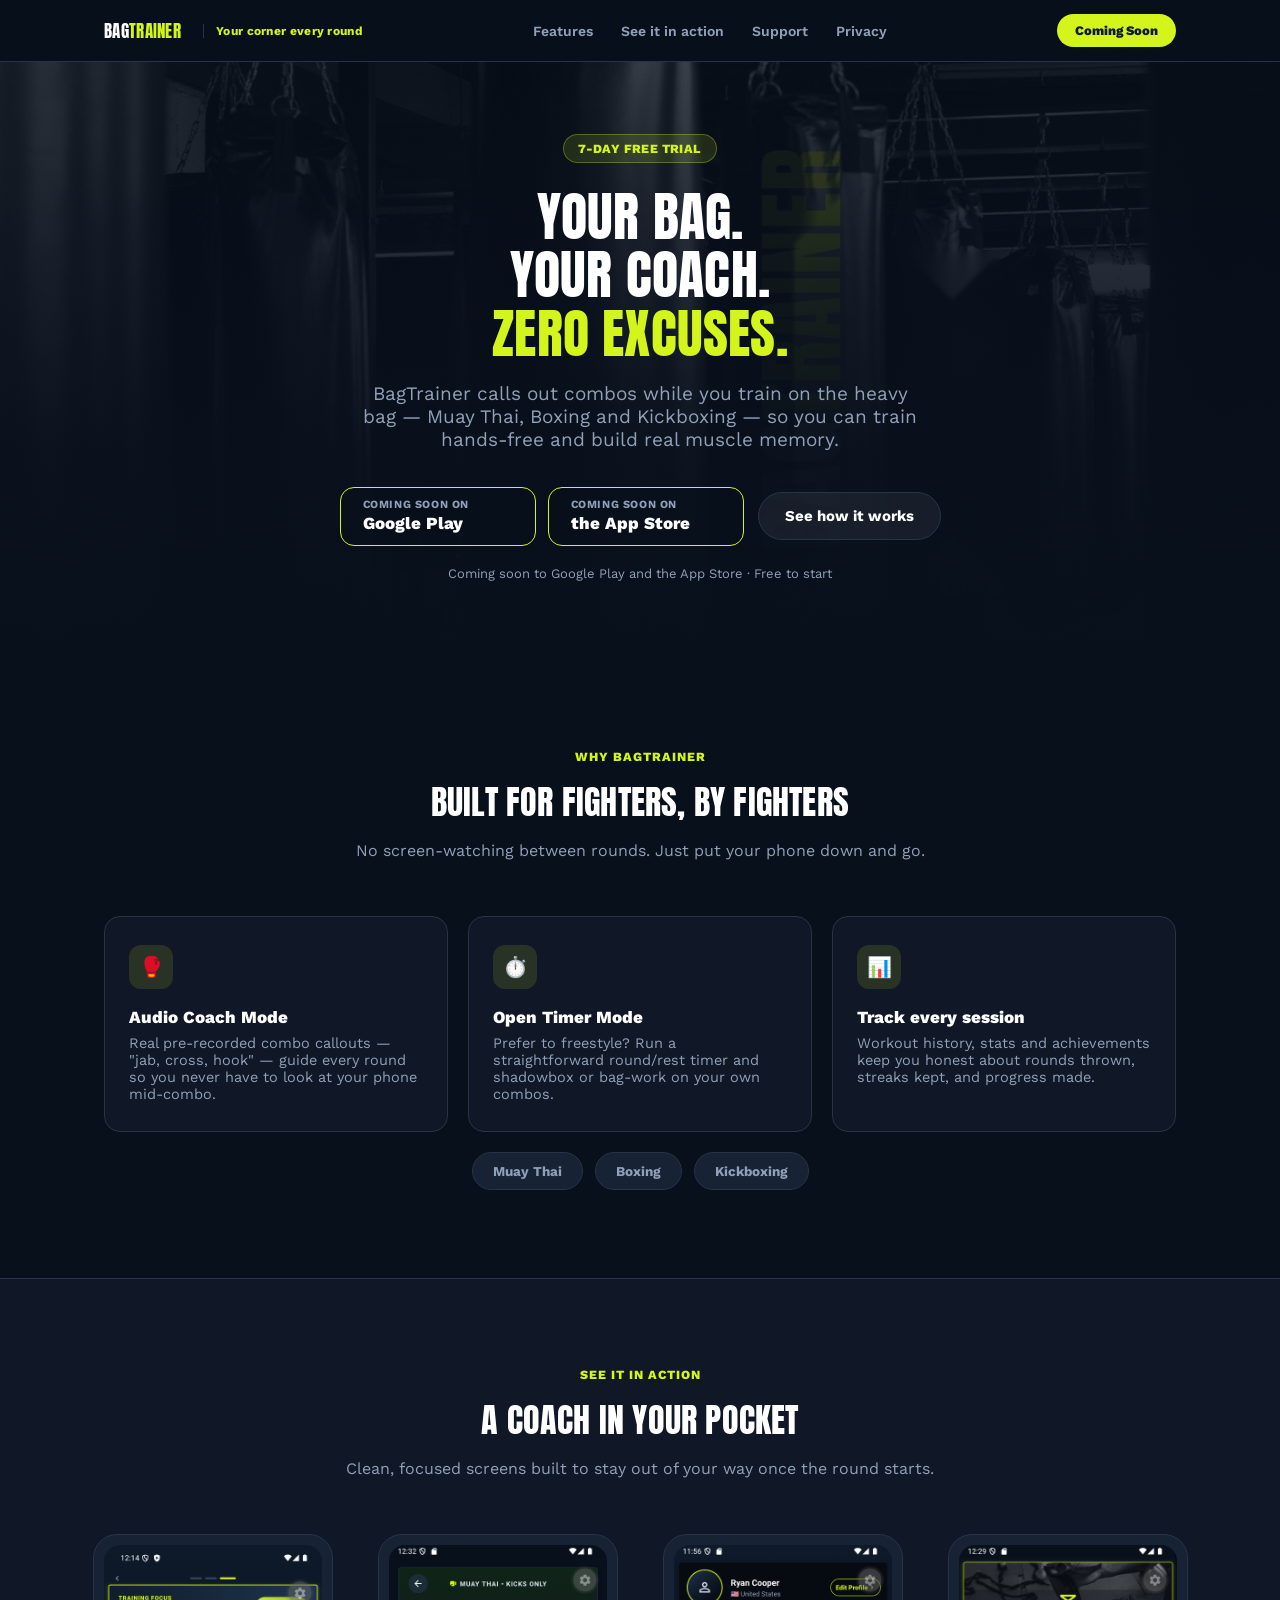
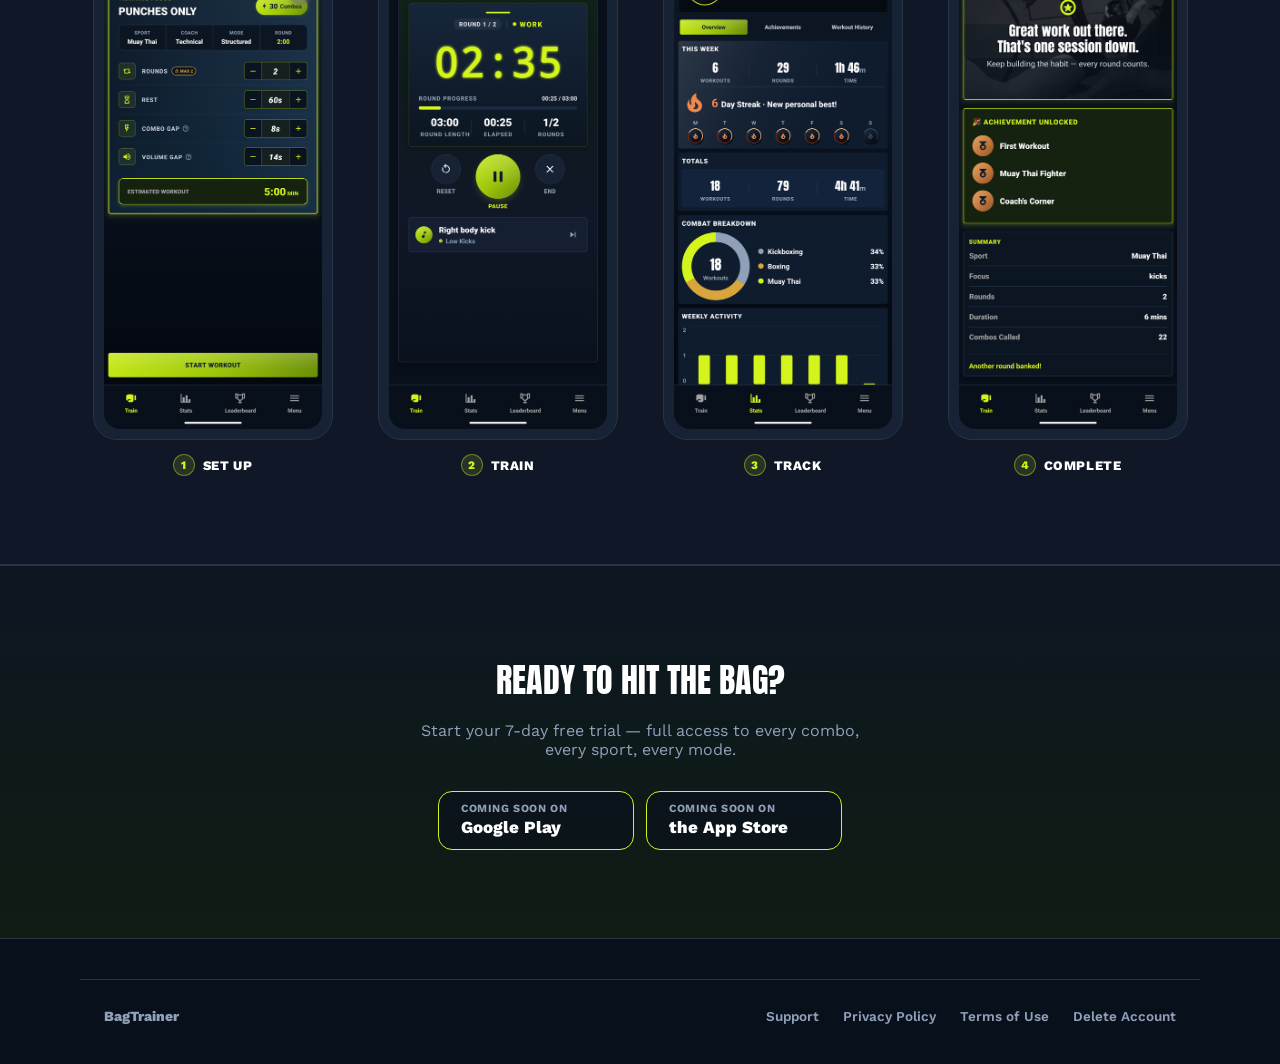
<file: index.html>
<!doctype html>
<html lang="en">
<head>
<meta charset="utf-8" />
<meta name="viewport" content="width=device-width, initial-scale=1" />
<title>BagTrainer — Audio-Guided Bag Work</title>
<meta name="description" content="BagTrainer calls out combos while you train on the heavy bag, so you can train hands-free. Audio-guided Muay Thai, Boxing and Kickboxing workouts." />
<link rel="icon" href="/assets/icon.png" />
<link rel="stylesheet" href="/home.css" />
</head>
<body>

<nav class="nav">
  <div class="wrap">
    <a class="brand" href="/">
      <div class="brand-name">BAG<span class="lime">TRAINER</span></div>
      <div class="brand-tagline">Your corner every round</div>
    </a>
    <div class="nav-links">
      <a href="#features">Features</a>
      <a href="#screens">See it in action</a>
      <a href="/support">Support</a>
      <a href="/privacy">Privacy</a>
    </div>
    <a class="nav-cta" href="#download">Coming Soon</a>
  </div>
</nav>

<header class="hero">
  <div class="hero-bg">
    <img src="/assets/hero.jpg" alt="" />
  </div>
  <div class="wrap hero-content">
    <div class="eyebrow">7-Day Free Trial</div>
    <h1>Your bag.<br />Your coach.<br /><span>Zero excuses.</span></h1>
    <p>BagTrainer calls out combos while you train on the heavy bag — Muay Thai, Boxing and Kickboxing — so you can train hands-free and build real muscle memory.</p>
    <div class="hero-actions" id="download">
      <div class="store-badges">
        <span class="store-badge is-soon" data-store="google-play">
          <span class="store-badge-kicker">Coming soon on</span>
          <span class="store-badge-name">Google Play</span>
        </span>
        <span class="store-badge is-soon" data-store="app-store">
          <span class="store-badge-kicker">Coming soon on</span>
          <span class="store-badge-name">the App Store</span>
        </span>
      </div>
      <a class="btn-secondary" href="#features">See how it works</a>
    </div>
    <p class="hero-note">Coming soon to Google Play and the App Store · Free to start</p>
  </div>
</header>

<section class="home-section" id="features">
  <div class="wrap">
    <div class="section-head">
      <div class="section-kicker">Why BagTrainer</div>
      <h2>Built for fighters, by fighters</h2>
      <p>No screen-watching between rounds. Just put your phone down and go.</p>
    </div>
    <div class="features-grid">
      <div class="feature-card">
        <div class="feature-icon">🥊</div>
        <h3>Audio Coach Mode</h3>
        <p>Real pre-recorded combo callouts — "jab, cross, hook" — guide every round so you never have to look at your phone mid-combo.</p>
      </div>
      <div class="feature-card">
        <div class="feature-icon">⏱️</div>
        <h3>Open Timer Mode</h3>
        <p>Prefer to freestyle? Run a straightforward round/rest timer and shadowbox or bag-work on your own combos.</p>
      </div>
      <div class="feature-card">
        <div class="feature-icon">📊</div>
        <h3>Track every session</h3>
        <p>Workout history, stats and achievements keep you honest about rounds thrown, streaks kept, and progress made.</p>
      </div>
    </div>
    <div class="sports-strip">
      <span class="sport-pill">Muay Thai</span>
      <span class="sport-pill">Boxing</span>
      <span class="sport-pill">Kickboxing</span>
    </div>
  </div>
</section>

<section class="showcase" id="screens">
  <div class="wrap home-section">
    <div class="section-head">
      <div class="section-kicker">See it in action</div>
      <h2>A coach in your pocket</h2>
      <p>Clean, focused screens built to stay out of your way once the round starts.</p>
    </div>
    <div class="showcase-grid">
      <figure class="showcase-step">
        <div class="phone-frame">
          <img src="/assets/screen-setup.png" width="480" height="1067" alt="Building a session: rounds, rest, combo gap and volume gap" loading="lazy" />
        </div>
        <figcaption class="phone-caption"><span>1</span> Set up</figcaption>
      </figure>
      <figure class="showcase-step">
        <div class="phone-frame">
          <img src="/assets/screen-live.png" width="480" height="1067" alt="Active Muay Thai workout with the round timer and the current combo callout" loading="lazy" />
        </div>
        <figcaption class="phone-caption"><span>2</span> Train</figcaption>
      </figure>
      <figure class="showcase-step">
        <div class="phone-frame">
          <img src="/assets/screen-stats.png" width="480" height="1067" alt="Stats overview with this week's workouts, streak and totals" loading="lazy" />
        </div>
        <figcaption class="phone-caption"><span>3</span> Track</figcaption>
      </figure>
      <figure class="showcase-step">
        <div class="phone-frame">
          <img src="/assets/screen-complete.png" width="480" height="1067" alt="Workout complete summary with unlocked achievements" loading="lazy" />
        </div>
        <figcaption class="phone-caption"><span>4</span> Complete</figcaption>
      </figure>
    </div>
  </div>
</section>

<section class="cta-band home-section">
  <div class="wrap">
    <h2>Ready to hit the bag?</h2>
    <p>Start your 7-day free trial — full access to every combo, every sport, every mode.</p>
    <div class="store-badges">
      <span class="store-badge is-soon" data-store="google-play">
        <span class="store-badge-kicker">Coming soon on</span>
        <span class="store-badge-name">Google Play</span>
      </span>
      <span class="store-badge is-soon" data-store="app-store">
        <span class="store-badge-kicker">Coming soon on</span>
        <span class="store-badge-name">the App Store</span>
      </span>
    </div>
  </div>
</section>

<footer class="home-footer">
  <div class="wrap footer-inner">
    <div class="footer-brand">
      BagTrainer
    </div>
    <div class="footer-links">
      <a href="/support">Support</a>
      <a href="/privacy">Privacy Policy</a>
      <a href="/terms">Terms of Use</a>
      <a href="/delete-account">Delete Account</a>
    </div>
  </div>
</footer>

<script src="/assets/site-config.js"></script>
<script src="/assets/store-badges.js"></script>
</body>
</html>
</file>
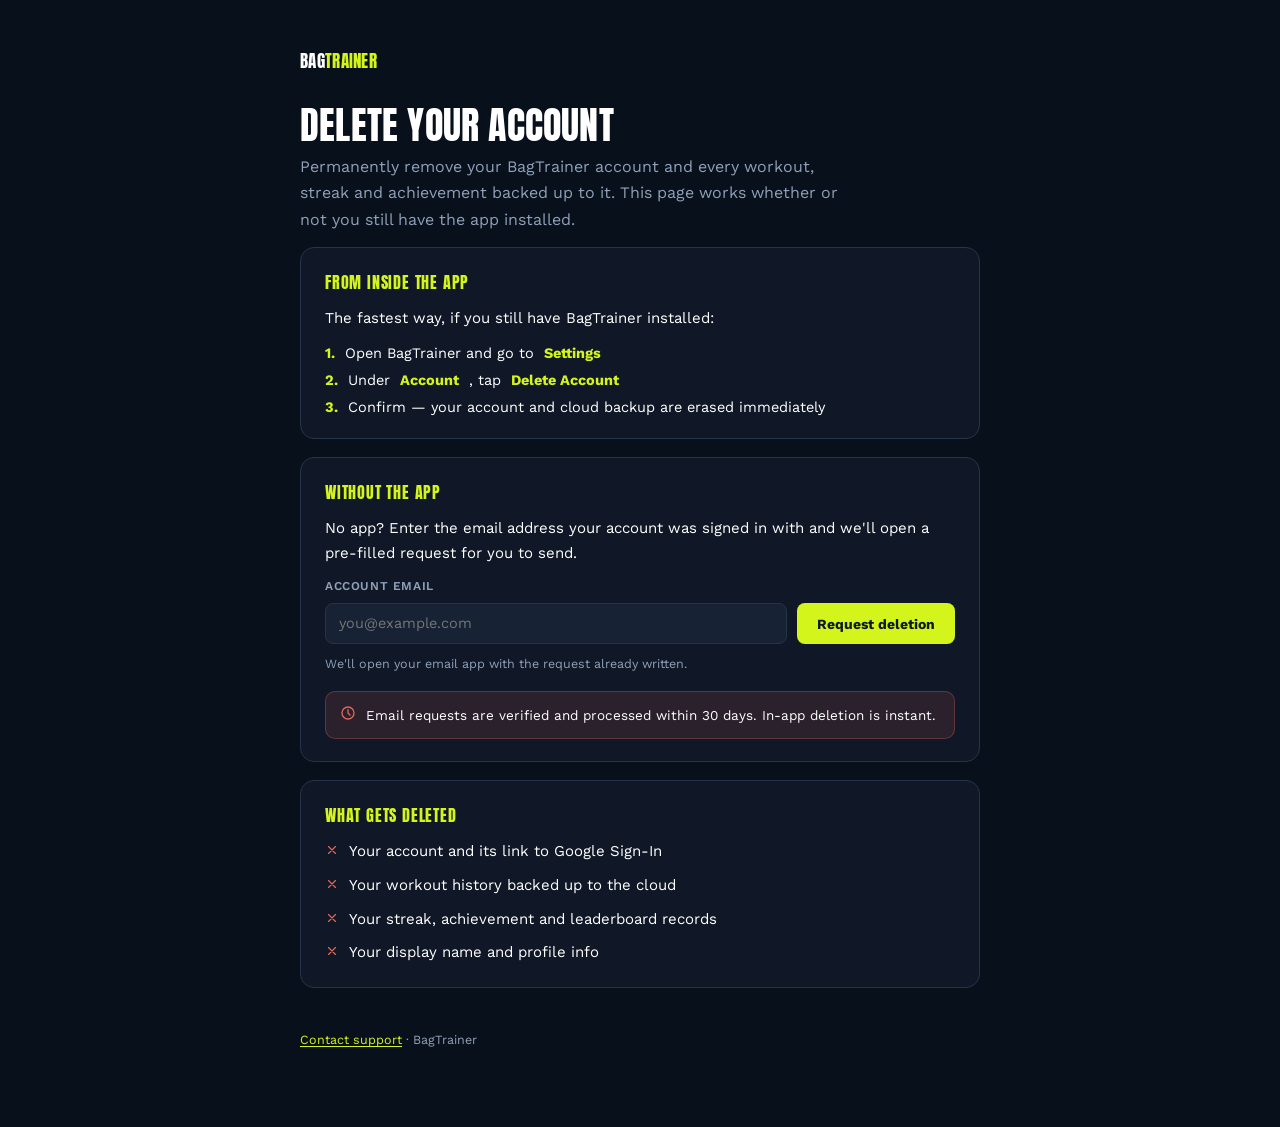
<file: delete-account/index.html>
<!doctype html>
<html lang="en">
<head>
<meta charset="utf-8" />
<meta name="viewport" content="width=device-width, initial-scale=1" />
<title>Delete Account — BagTrainer</title>
<link rel="icon" href="/assets/icon.png" />
<link rel="stylesheet" href="/style.css" />
</head>
<body>
<div class="page">
  <a class="brand" href="/">
    <div class="brand-name">BAG<span class="lime">TRAINER</span></div>
  </a>

  <h1>Delete your account</h1>
  <p class="lede">
    Permanently remove your BagTrainer account and every workout, streak
    and achievement backed up to it. This page works whether or not you
    still have the app installed.
  </p>

  <div class="card">
    <h2>From inside the app</h2>
    <p>The fastest way, if you still have BagTrainer installed:</p>
    <div class="steps">
      <div class="step"><b>1.</b> Open BagTrainer and go to <b>Settings</b></div>
      <div class="step"><b>2.</b> Under <b>Account</b>, tap <b>Delete Account</b></div>
      <div class="step"><b>3.</b> Confirm — your account and cloud backup are erased immediately</div>
    </div>
  </div>

  <div class="card">
    <h2>Without the app</h2>
    <p>
      No app? Enter the email address your account was signed in with and
      we'll open a pre-filled request for you to send.
    </p>

    <div class="request-form">
      <label for="account-email">Account email</label>
      <div class="input-row">
        <input type="email" id="account-email" placeholder="you@example.com" autocomplete="email" />
        <button type="button" id="request-btn">Request deletion</button>
      </div>
      <p class="hint" id="form-hint">We'll open your email app with the request already written.</p>
    </div>

    <div class="timeline-note">
      <svg viewBox="0 0 24 24" fill="none" xmlns="http://www.w3.org/2000/svg" stroke="currentColor" stroke-width="2" stroke-linecap="round" stroke-linejoin="round"><circle cx="12" cy="12" r="9"/><path d="M12 7v5l3 3"/></svg>
      <p>Email requests are verified and processed within 30 days. In-app deletion is instant.</p>
    </div>
  </div>

  <div class="card">
    <h2>What gets deleted</h2>
    <ul class="checklist">
      <li>
        <svg viewBox="0 0 24 24" fill="none" xmlns="http://www.w3.org/2000/svg" stroke="currentColor" stroke-width="2" stroke-linecap="round" stroke-linejoin="round"><path d="M18 6L6 18M6 6l12 12"/></svg>
        Your account and its link to Google Sign-In
      </li>
      <li>
        <svg viewBox="0 0 24 24" fill="none" xmlns="http://www.w3.org/2000/svg" stroke="currentColor" stroke-width="2" stroke-linecap="round" stroke-linejoin="round"><path d="M18 6L6 18M6 6l12 12"/></svg>
        Your workout history backed up to the cloud
      </li>
      <li>
        <svg viewBox="0 0 24 24" fill="none" xmlns="http://www.w3.org/2000/svg" stroke="currentColor" stroke-width="2" stroke-linecap="round" stroke-linejoin="round"><path d="M18 6L6 18M6 6l12 12"/></svg>
        Your streak, achievement and leaderboard records
      </li>
      <li>
        <svg viewBox="0 0 24 24" fill="none" xmlns="http://www.w3.org/2000/svg" stroke="currentColor" stroke-width="2" stroke-linecap="round" stroke-linejoin="round"><path d="M18 6L6 18M6 6l12 12"/></svg>
        Your display name and profile info
      </li>
    </ul>
  </div>

  <footer>
    <a href="/support">Contact support</a> &middot; BagTrainer
  </footer>
</div>

<script>
  (function () {
    var btn = document.getElementById("request-btn");
    var input = document.getElementById("account-email");
    var hint = document.getElementById("form-hint");

    btn.addEventListener("click", function () {
      var email = input.value.trim();
      var emailPattern = /^[^\s@]+@[^\s@]+\.[^\s@]+$/;

      if (!emailPattern.test(email)) {
        hint.textContent = "Enter the email address your account was signed in with.";
        hint.classList.add("error");
        input.focus();
        return;
      }

      hint.classList.remove("error");
      hint.textContent = "We'll open your email app with the request already written.";

      var subject = encodeURIComponent("Delete my BagTrainer account");
      var body = encodeURIComponent(
        "Please permanently delete my BagTrainer account and all associated data.\n\n" +
        "Account email: " + email + "\n"
      );

      // Assembled here so the address is never shown on the page.
      var to = ["bagtrainerapp", "gmail.com"].join("@");
      window.location.href = "mailto:" + to + "?subject=" + subject + "&body=" + body;
    });

    input.addEventListener("keydown", function (e) {
      if (e.key === "Enter") {
        e.preventDefault();
        btn.click();
      }
    });
  })();
</script>
</body>
</html>
</file>
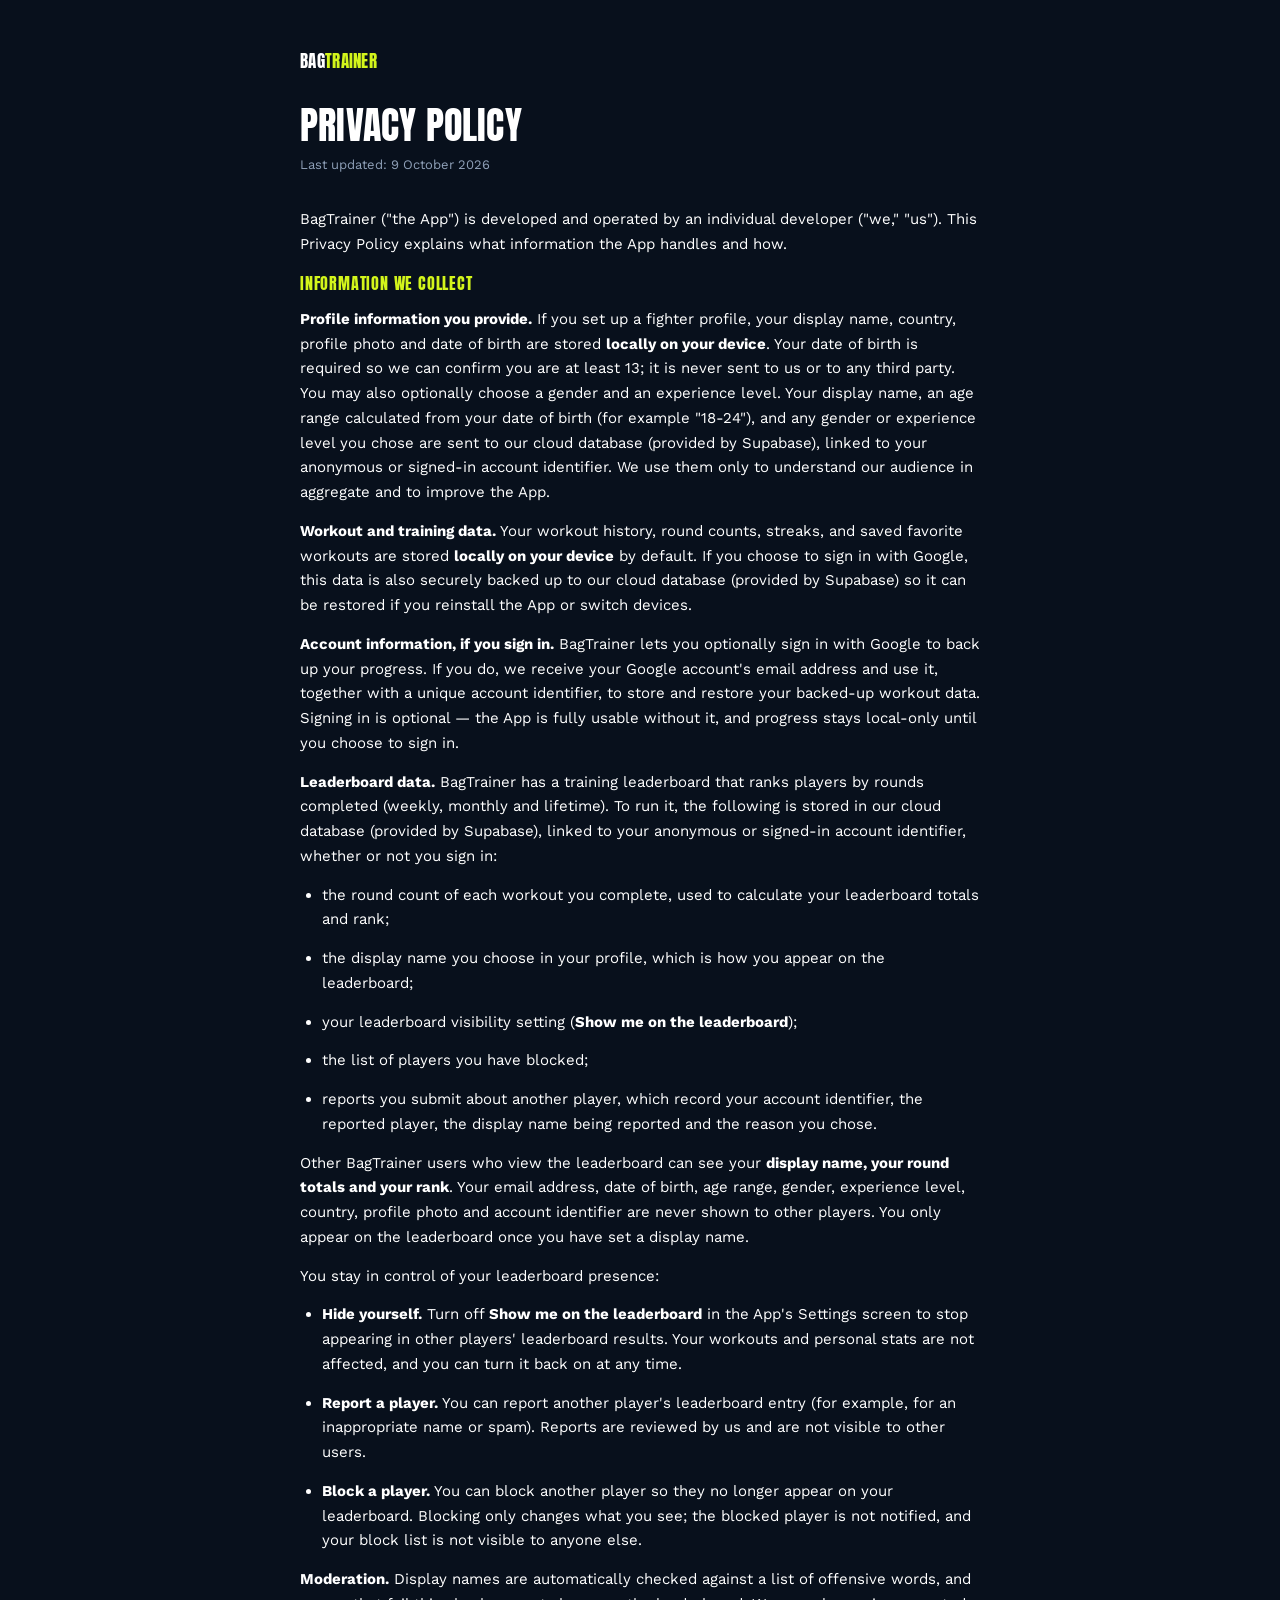
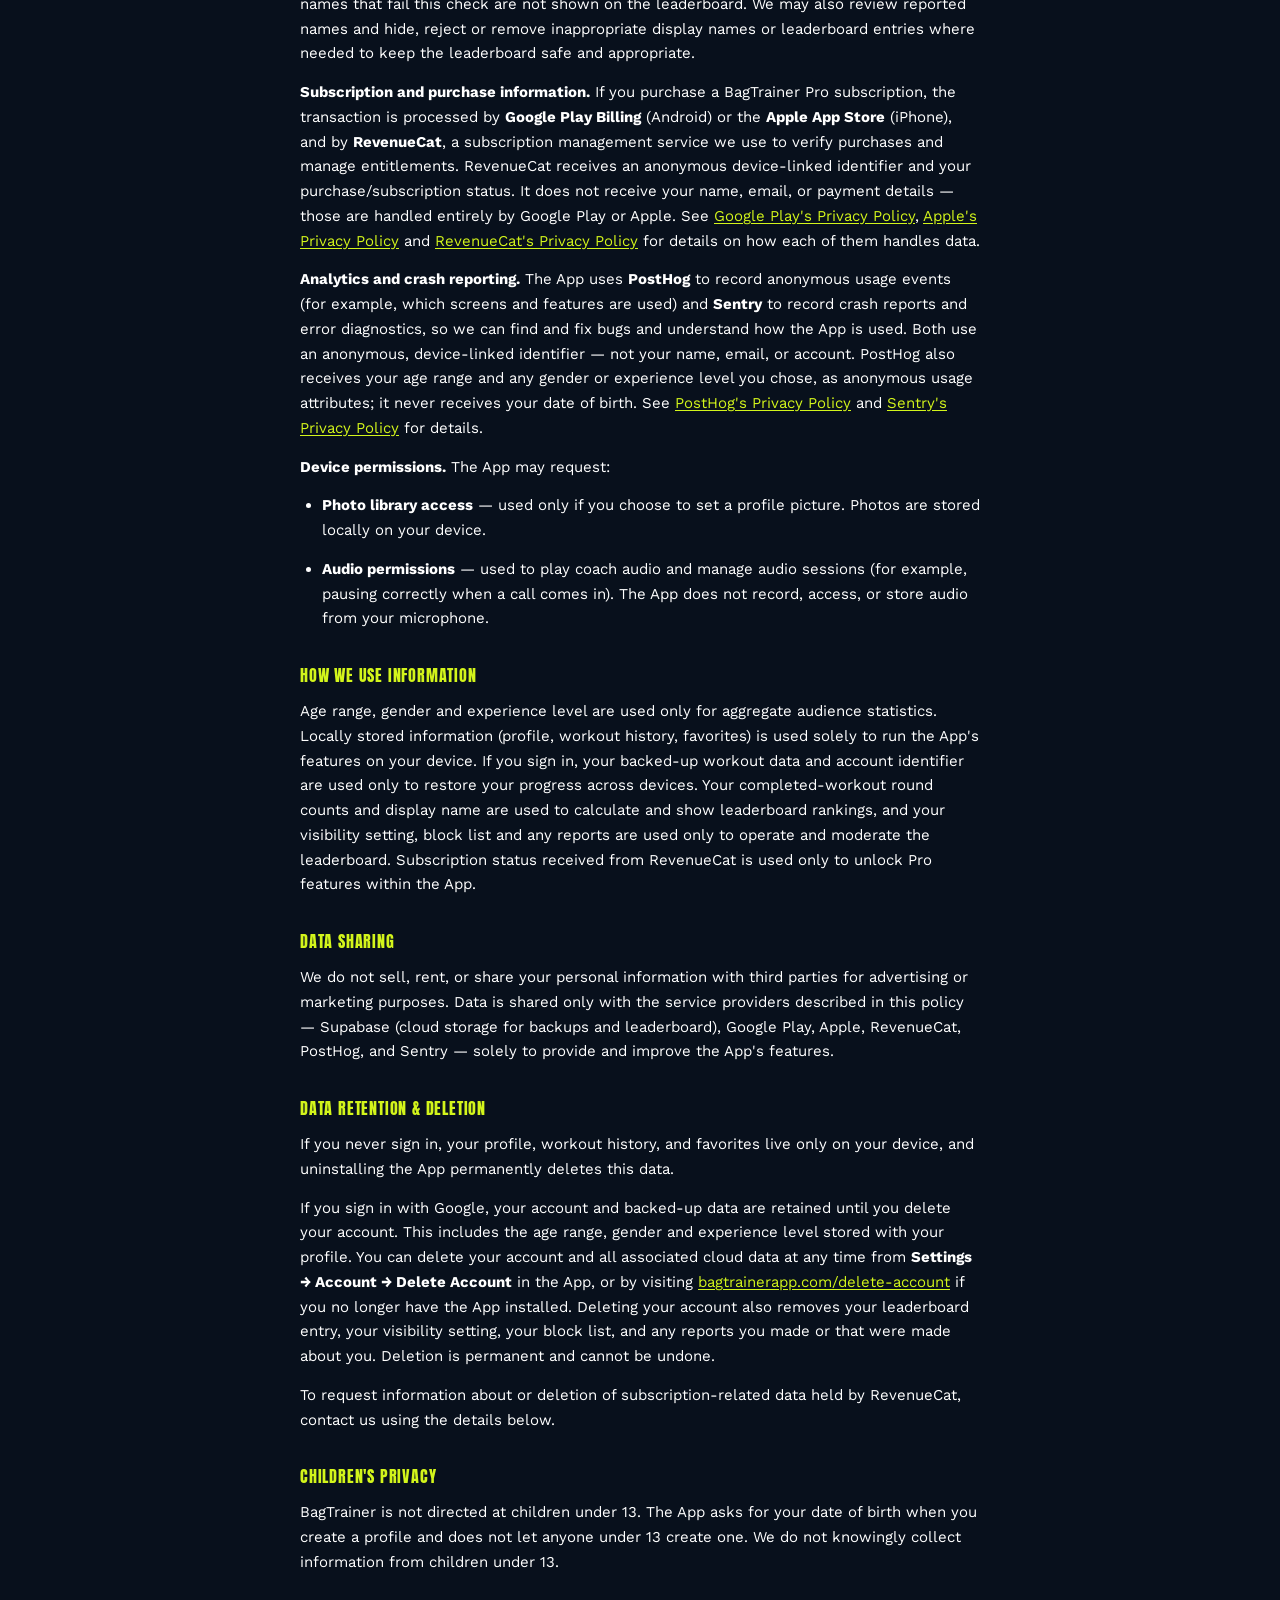
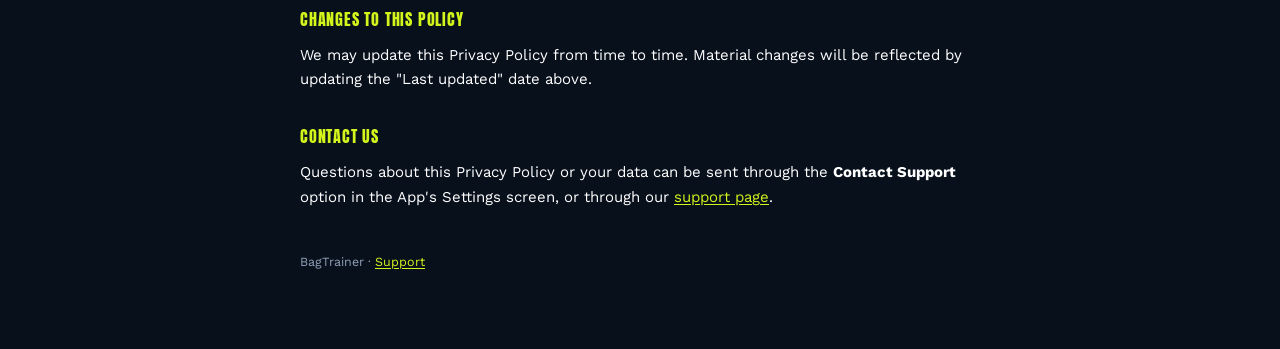
<file: privacy/index.html>
<!doctype html>
<html lang="en">
<head>
<meta charset="utf-8" />
<meta name="viewport" content="width=device-width, initial-scale=1" />
<title>Privacy Policy — BagTrainer</title>
<link rel="stylesheet" href="/style.css" />
</head>
<body>
<div class="page">
  <a class="brand" href="/">
    <div class="brand-name">BAG<span class="lime">TRAINER</span></div>
  </a>

  <h1>Privacy Policy</h1>
  <p class="meta">Last updated: 9 October 2026</p>

  <p>BagTrainer ("the App") is developed and operated by an individual developer ("we," "us"). This Privacy Policy explains what information the App handles and how.</p>

  <h2>Information We Collect</h2>

  <p><strong>Profile information you provide.</strong> If you set up a fighter profile, your display name, country, profile photo and date of birth are stored <strong>locally on your device</strong>. Your date of birth is required so we can confirm you are at least 13; it is never sent to us or to any third party. You may also optionally choose a gender and an experience level. Your display name, an age range calculated from your date of birth (for example "18-24"), and any gender or experience level you chose are sent to our cloud database (provided by Supabase), linked to your anonymous or signed-in account identifier. We use them only to understand our audience in aggregate and to improve the App.</p>

  <p><strong>Workout and training data.</strong> Your workout history, round counts, streaks, and saved favorite workouts are stored <strong>locally on your device</strong> by default. If you choose to sign in with Google, this data is also securely backed up to our cloud database (provided by Supabase) so it can be restored if you reinstall the App or switch devices.</p>

  <p><strong>Account information, if you sign in.</strong> BagTrainer lets you optionally sign in with Google to back up your progress. If you do, we receive your Google account's email address and use it, together with a unique account identifier, to store and restore your backed-up workout data. Signing in is optional — the App is fully usable without it, and progress stays local-only until you choose to sign in.</p>

  <p><strong>Leaderboard data.</strong> BagTrainer has a training leaderboard that ranks players by rounds completed (weekly, monthly and lifetime). To run it, the following is stored in our cloud database (provided by Supabase), linked to your anonymous or signed-in account identifier, whether or not you sign in:</p>
  <ul>
    <li>the round count of each workout you complete, used to calculate your leaderboard totals and rank;</li>
    <li>the display name you choose in your profile, which is how you appear on the leaderboard;</li>
    <li>your leaderboard visibility setting (<strong>Show me on the leaderboard</strong>);</li>
    <li>the list of players you have blocked;</li>
    <li>reports you submit about another player, which record your account identifier, the reported player, the display name being reported and the reason you chose.</li>
  </ul>
  <p>Other BagTrainer users who view the leaderboard can see your <strong>display name, your round totals and your rank</strong>. Your email address, date of birth, age range, gender, experience level, country, profile photo and account identifier are never shown to other players. You only appear on the leaderboard once you have set a display name.</p>
  <p>You stay in control of your leaderboard presence:</p>
  <ul>
    <li><strong>Hide yourself.</strong> Turn off <strong>Show me on the leaderboard</strong> in the App's Settings screen to stop appearing in other players' leaderboard results. Your workouts and personal stats are not affected, and you can turn it back on at any time.</li>
    <li><strong>Report a player.</strong> You can report another player's leaderboard entry (for example, for an inappropriate name or spam). Reports are reviewed by us and are not visible to other users.</li>
    <li><strong>Block a player.</strong> You can block another player so they no longer appear on your leaderboard. Blocking only changes what you see; the blocked player is not notified, and your block list is not visible to anyone else.</li>
  </ul>
  <p><strong>Moderation.</strong> Display names are automatically checked against a list of offensive words, and names that fail this check are not shown on the leaderboard. We may also review reported names and hide, reject or remove inappropriate display names or leaderboard entries where needed to keep the leaderboard safe and appropriate.</p>

  <p><strong>Subscription and purchase information.</strong> If you purchase a BagTrainer Pro subscription, the transaction is processed by <strong>Google Play Billing</strong> (Android) or the <strong>Apple App Store</strong> (iPhone), and by <strong>RevenueCat</strong>, a subscription management service we use to verify purchases and manage entitlements. RevenueCat receives an anonymous device-linked identifier and your purchase/subscription status. It does not receive your name, email, or payment details — those are handled entirely by Google Play or Apple. See <a href="https://policies.google.com/privacy">Google Play's Privacy Policy</a>, <a href="https://www.apple.com/legal/privacy/">Apple's Privacy Policy</a> and <a href="https://www.revenuecat.com/privacy">RevenueCat's Privacy Policy</a> for details on how each of them handles data.</p>

  <p><strong>Analytics and crash reporting.</strong> The App uses <strong>PostHog</strong> to record anonymous usage events (for example, which screens and features are used) and <strong>Sentry</strong> to record crash reports and error diagnostics, so we can find and fix bugs and understand how the App is used. Both use an anonymous, device-linked identifier — not your name, email, or account. PostHog also receives your age range and any gender or experience level you chose, as anonymous usage attributes; it never receives your date of birth. See <a href="https://posthog.com/privacy">PostHog's Privacy Policy</a> and <a href="https://sentry.io/privacy/">Sentry's Privacy Policy</a> for details.</p>

  <p><strong>Device permissions.</strong> The App may request:</p>
  <ul>
    <li><strong>Photo library access</strong> — used only if you choose to set a profile picture. Photos are stored locally on your device.</li>
    <li><strong>Audio permissions</strong> — used to play coach audio and manage audio sessions (for example, pausing correctly when a call comes in). The App does not record, access, or store audio from your microphone.</li>
  </ul>

  <h2>How We Use Information</h2>
  <p>Age range, gender and experience level are used only for aggregate audience statistics. Locally stored information (profile, workout history, favorites) is used solely to run the App's features on your device. If you sign in, your backed-up workout data and account identifier are used only to restore your progress across devices. Your completed-workout round counts and display name are used to calculate and show leaderboard rankings, and your visibility setting, block list and any reports are used only to operate and moderate the leaderboard. Subscription status received from RevenueCat is used only to unlock Pro features within the App.</p>

  <h2>Data Sharing</h2>
  <p>We do not sell, rent, or share your personal information with third parties for advertising or marketing purposes. Data is shared only with the service providers described in this policy — Supabase (cloud storage for backups and leaderboard), Google Play, Apple, RevenueCat, PostHog, and Sentry — solely to provide and improve the App's features.</p>

  <h2>Data Retention &amp; Deletion</h2>
  <p>If you never sign in, your profile, workout history, and favorites live only on your device, and uninstalling the App permanently deletes this data.</p>
  <p>If you sign in with Google, your account and backed-up data are retained until you delete your account. This includes the age range, gender and experience level stored with your profile. You can delete your account and all associated cloud data at any time from <strong>Settings &rarr; Account &rarr; Delete Account</strong> in the App, or by visiting <a href="/delete-account">bagtrainerapp.com/delete-account</a> if you no longer have the App installed. Deleting your account also removes your leaderboard entry, your visibility setting, your block list, and any reports you made or that were made about you. Deletion is permanent and cannot be undone.</p>
  <p>To request information about or deletion of subscription-related data held by RevenueCat, contact us using the details below.</p>

  <h2>Children's Privacy</h2>
  <p>BagTrainer is not directed at children under 13. The App asks for your date of birth when you create a profile and does not let anyone under 13 create one. We do not knowingly collect information from children under 13.</p>

  <h2>Changes to This Policy</h2>
  <p>We may update this Privacy Policy from time to time. Material changes will be reflected by updating the "Last updated" date above.</p>

  <h2>Contact Us</h2>
  <p>Questions about this Privacy Policy or your data can be sent through the <strong>Contact Support</strong> option in the App's Settings screen, or through our <a href="/support">support page</a>.</p>

  <footer>BagTrainer &middot; <a href="/support">Support</a></footer>
</div>
</body>
</html>
</file>
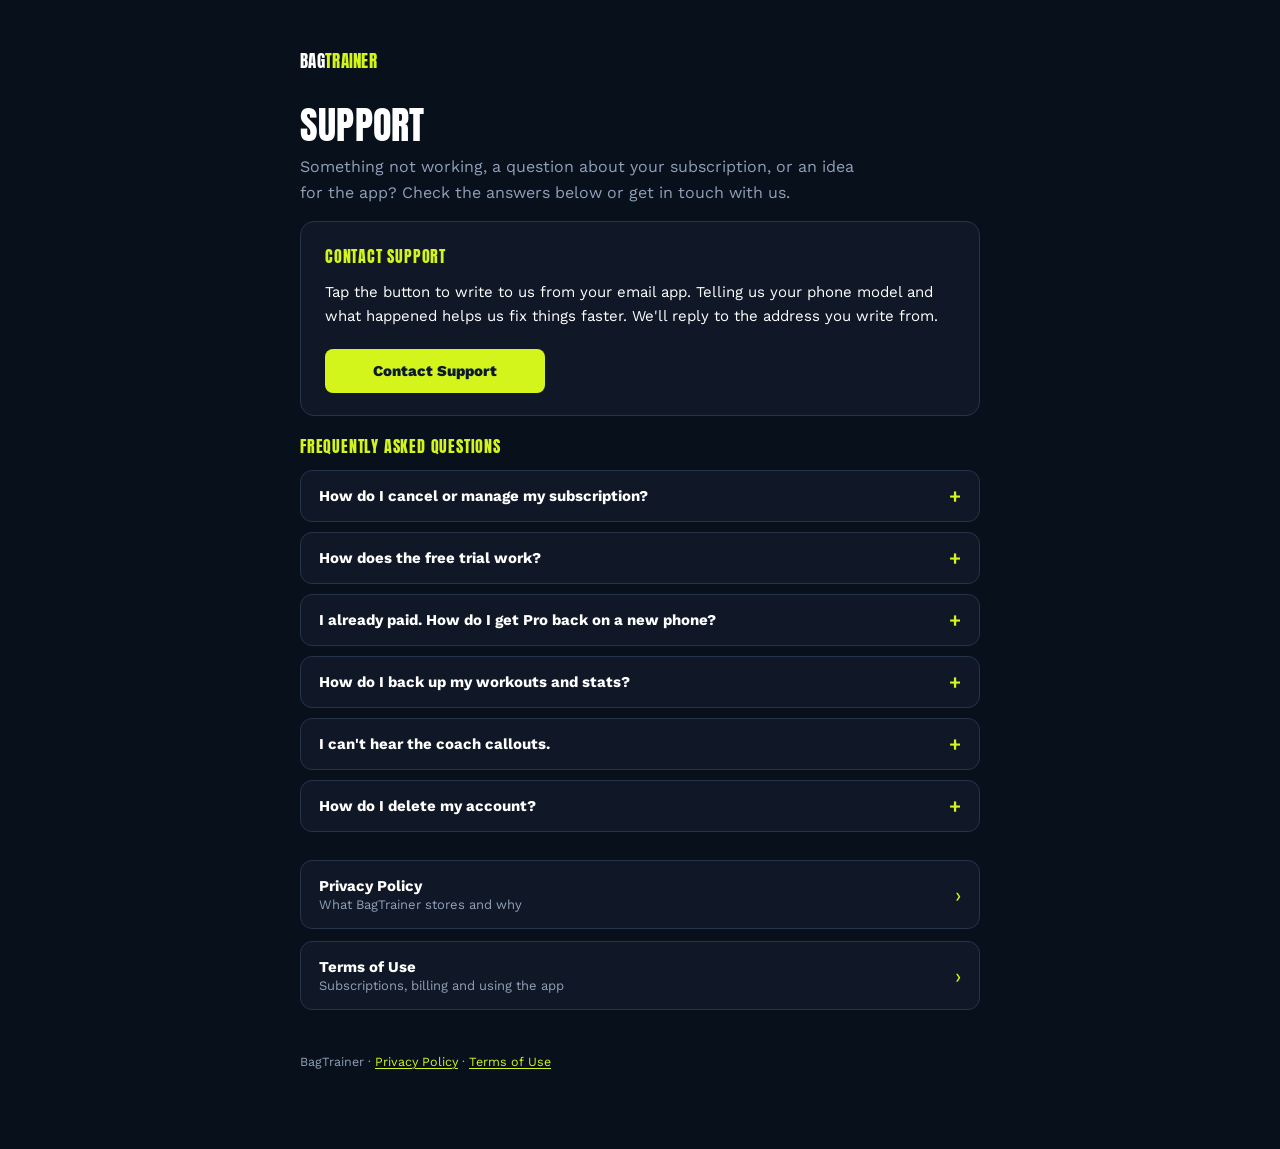
<file: support/index.html>
<!doctype html>
<html lang="en">
<head>
<meta charset="utf-8" />
<meta name="viewport" content="width=device-width, initial-scale=1" />
<title>Support — BagTrainer</title>
<meta name="description" content="Get help with BagTrainer: subscriptions, free trial, backups, workout audio and account deletion. Contact the BagTrainer support team." />
<link rel="icon" href="/assets/icon.png" />
<link rel="stylesheet" href="/style.css" />
</head>
<body>
<div class="page">
  <a class="brand" href="/">
    <div class="brand-name">BAG<span class="lime">TRAINER</span></div>
  </a>

  <h1>Support</h1>
  <p class="lede">
    Something not working, a question about your subscription, or an idea
    for the app? Check the answers below or get in touch with us.
  </p>

  <div class="card">
    <h2>Contact support</h2>
    <p>
      Tap the button to write to us from your email app. Telling us your
      phone model and what happened helps us fix things faster. We'll reply
      to the address you write from.
    </p>
    <a class="contact-button" id="contact-support" href="#contact-support" data-mail-user="bagtrainerapp" data-mail-domain="gmail.com">
      Contact Support
    </a>
    <noscript>
      <p class="hint error">Please turn on JavaScript in your browser to use the Contact Support button.</p>
    </noscript>
  </div>

  <h2>Frequently asked questions</h2>

  <div class="faq">
    <details>
      <summary>How do I cancel or manage my subscription?</summary>
      <p>
        Subscriptions are billed and managed by the store you bought from.
        On Android, open the Google Play Store, tap your profile picture, then
        <b>Payments &amp; subscriptions</b> &rarr; <b>Subscriptions</b>. On iPhone,
        open <b>Settings</b>, tap your name, then <b>Subscriptions</b>.
        Deleting the app or your BagTrainer account does not cancel a
        subscription.
      </p>
    </details>

    <details>
      <summary>How does the free trial work?</summary>
      <p>
        Eligible new subscribers can start a 7-day free trial. The app shows
        the trial and the price before you confirm. If you cancel before the
        trial ends, you won't be charged.
      </p>
    </details>

    <details>
      <summary>I already paid. How do I get Pro back on a new phone?</summary>
      <p>
        Sign in to the same Google Play or Apple account you subscribed with,
        then in BagTrainer go to <b>Menu</b> &rarr; <b>Subscription</b> and tap
        <b>Restore Purchases</b>.
      </p>
    </details>

    <details>
      <summary>How do I back up my workouts and stats?</summary>
      <p>
        Go to <b>Menu</b> &rarr; <b>Settings</b> and sign in. Your progress is
        then backed up and can be restored when you sign in on another device.
        Without signing in, your progress stays only on your phone.
      </p>
    </details>

    <details>
      <summary>I can't hear the coach callouts.</summary>
      <p>
        Turn up your phone's media volume and check that your headphones or
        Bluetooth speaker are connected. If the callouts still don't play,
        contact support with your phone model and the workout you were running.
      </p>
    </details>

    <details>
      <summary>How do I delete my account?</summary>
      <p>
        In the app, go to <b>Menu</b> &rarr; <b>Settings</b> &rarr; <b>Delete Account</b>.
        If you no longer have the app, use our
        <a href="/delete-account">account deletion page</a>.
      </p>
    </details>
  </div>

  <div class="hub-links">
    <a class="hub-link" href="/privacy">
      <div>
        <div class="hub-link-title">Privacy Policy</div>
        <div class="hub-link-sub">What BagTrainer stores and why</div>
      </div>
      <span class="hub-link-arrow">&rsaquo;</span>
    </a>
    <a class="hub-link" href="/terms">
      <div>
        <div class="hub-link-title">Terms of Use</div>
        <div class="hub-link-sub">Subscriptions, billing and using the app</div>
      </div>
      <span class="hub-link-arrow">&rsaquo;</span>
    </a>
  </div>

  <footer>
    BagTrainer &middot; <a href="/privacy">Privacy Policy</a> &middot; <a href="/terms">Terms of Use</a>
  </footer>
</div>

<script src="/assets/contact.js"></script>
</body>
</html>
</file>
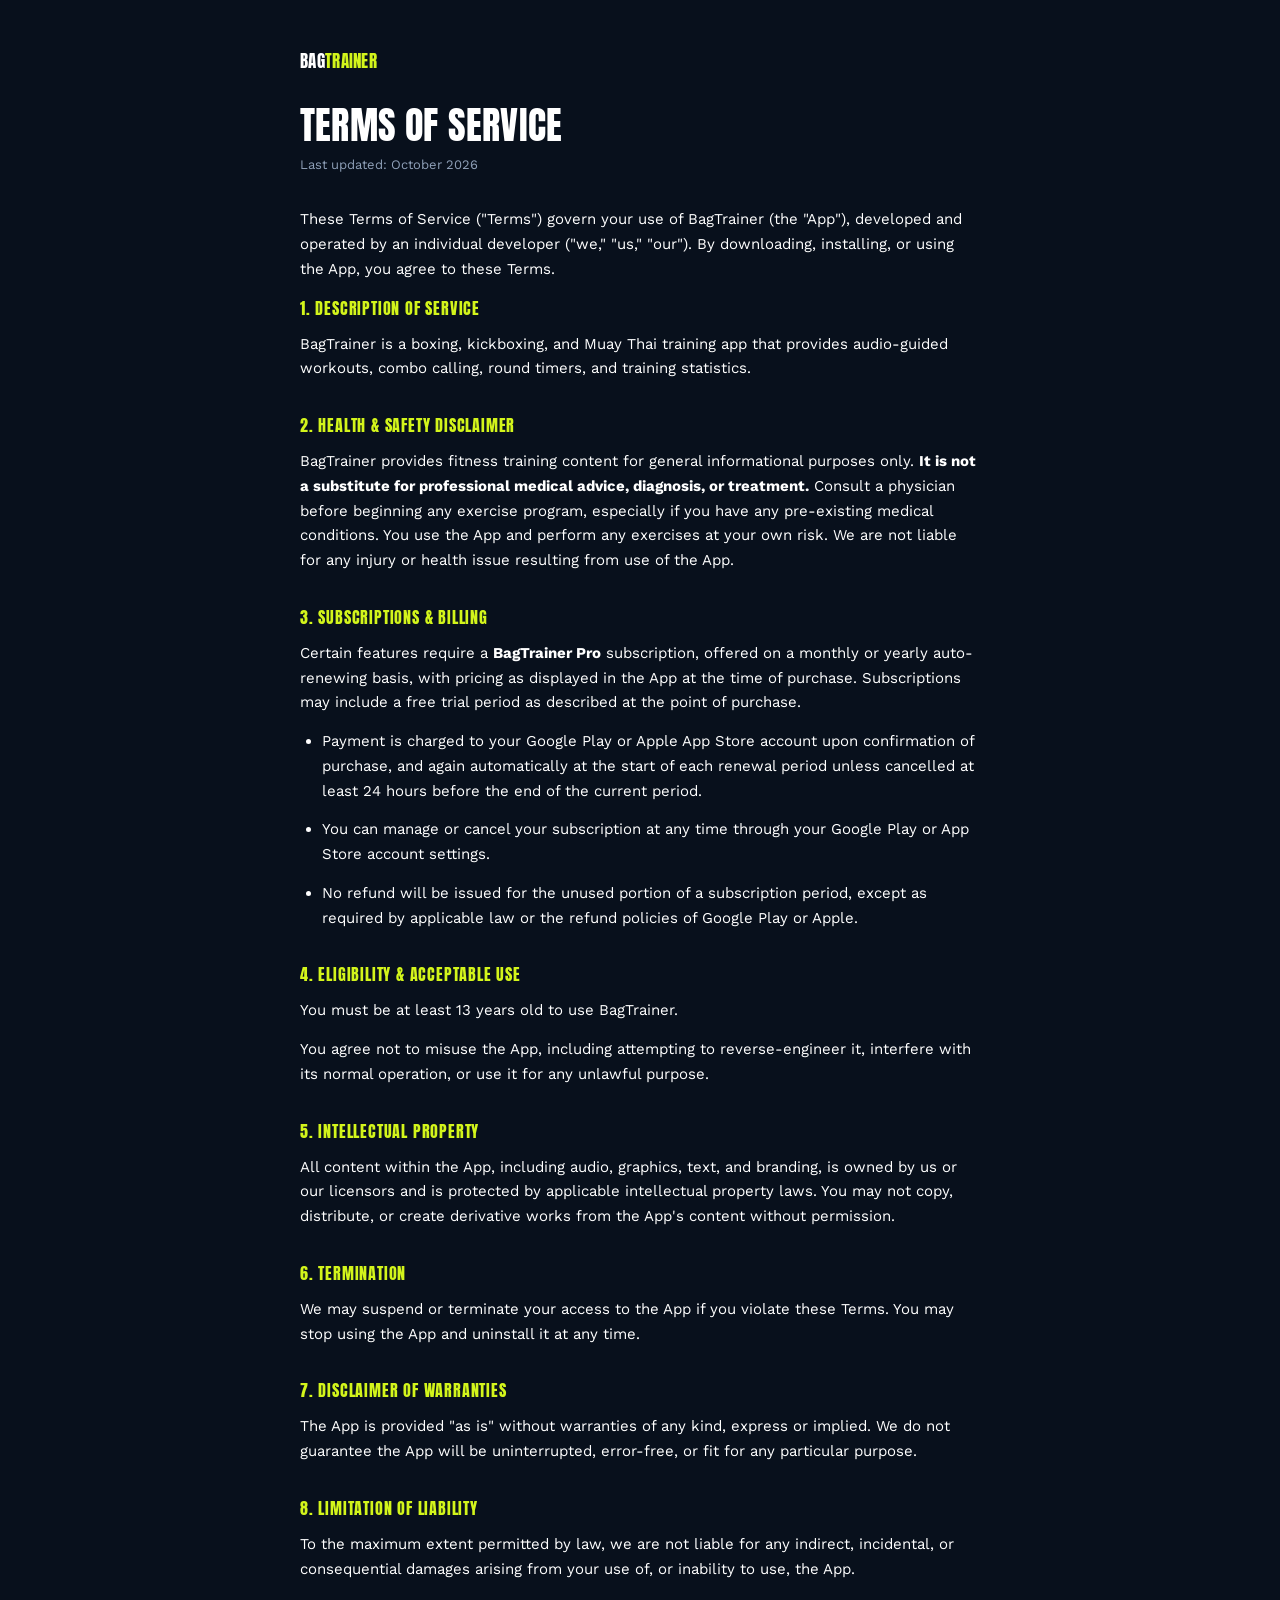
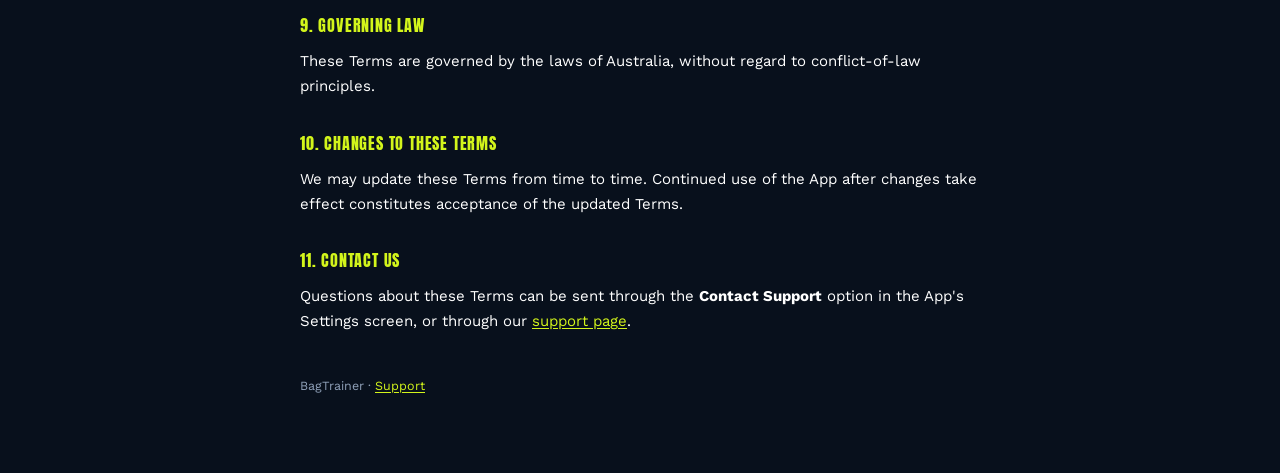
<file: terms/index.html>
<!doctype html>
<html lang="en">
<head>
<meta charset="utf-8" />
<meta name="viewport" content="width=device-width, initial-scale=1" />
<title>Terms of Use — BagTrainer</title>
<link rel="stylesheet" href="/style.css" />
</head>
<body>
<div class="page">
  <a class="brand" href="/">
    <div class="brand-name">BAG<span class="lime">TRAINER</span></div>
  </a>

  <h1>Terms of Service</h1>
  <p class="meta">Last updated: October 2026</p>

  <p>These Terms of Service ("Terms") govern your use of BagTrainer (the "App"), developed and operated by an individual developer ("we," "us," "our"). By downloading, installing, or using the App, you agree to these Terms.</p>

  <h2>1. Description of Service</h2>
  <p>BagTrainer is a boxing, kickboxing, and Muay Thai training app that provides audio-guided workouts, combo calling, round timers, and training statistics.</p>

  <h2>2. Health &amp; Safety Disclaimer</h2>
  <p>BagTrainer provides fitness training content for general informational purposes only. <strong>It is not a substitute for professional medical advice, diagnosis, or treatment.</strong> Consult a physician before beginning any exercise program, especially if you have any pre-existing medical conditions. You use the App and perform any exercises at your own risk. We are not liable for any injury or health issue resulting from use of the App.</p>

  <h2>3. Subscriptions &amp; Billing</h2>
  <p>Certain features require a <strong>BagTrainer Pro</strong> subscription, offered on a monthly or yearly auto-renewing basis, with pricing as displayed in the App at the time of purchase. Subscriptions may include a free trial period as described at the point of purchase.</p>
  <ul>
    <li>Payment is charged to your Google Play or Apple App Store account upon confirmation of purchase, and again automatically at the start of each renewal period unless cancelled at least 24 hours before the end of the current period.</li>
    <li>You can manage or cancel your subscription at any time through your Google Play or App Store account settings.</li>
    <li>No refund will be issued for the unused portion of a subscription period, except as required by applicable law or the refund policies of Google Play or Apple.</li>
  </ul>

  <h2>4. Eligibility &amp; Acceptable Use</h2>
  <p>You must be at least 13 years old to use BagTrainer.</p>
  <p>You agree not to misuse the App, including attempting to reverse-engineer it, interfere with its normal operation, or use it for any unlawful purpose.</p>

  <h2>5. Intellectual Property</h2>
  <p>All content within the App, including audio, graphics, text, and branding, is owned by us or our licensors and is protected by applicable intellectual property laws. You may not copy, distribute, or create derivative works from the App's content without permission.</p>

  <h2>6. Termination</h2>
  <p>We may suspend or terminate your access to the App if you violate these Terms. You may stop using the App and uninstall it at any time.</p>

  <h2>7. Disclaimer of Warranties</h2>
  <p>The App is provided "as is" without warranties of any kind, express or implied. We do not guarantee the App will be uninterrupted, error-free, or fit for any particular purpose.</p>

  <h2>8. Limitation of Liability</h2>
  <p>To the maximum extent permitted by law, we are not liable for any indirect, incidental, or consequential damages arising from your use of, or inability to use, the App.</p>

  <h2>9. Governing Law</h2>
  <p>These Terms are governed by the laws of Australia, without regard to conflict-of-law principles.</p>

  <h2>10. Changes to These Terms</h2>
  <p>We may update these Terms from time to time. Continued use of the App after changes take effect constitutes acceptance of the updated Terms.</p>

  <h2>11. Contact Us</h2>
  <p>Questions about these Terms can be sent through the <strong>Contact Support</strong> option in the App's Settings screen, or through our <a href="/support">support page</a>.</p>

  <footer>BagTrainer &middot; <a href="/support">Support</a></footer>
</div>
</body>
</html>
</file>
<file: home.css>
/* Homepage-only styles. Shares design tokens with style.css but is scoped
   to its own file so /privacy, /terms, /delete-account (which only load
   style.css) are never affected by changes here. */

@import url('https://fonts.googleapis.com/css2?family=Anton&family=Work+Sans:wght@400;500;600;700;800&display=swap');

:root {
  --bg: #08101c;
  --surface: #101827;
  --surface-2: #172235;
  --border: #253449;
  --text: #ffffff;
  --text-secondary: #8fa0b8;
  --accent: #d3f51b;
  --accent-ink: #0c1a2b;
  --max-width: 1120px;
}

* {
  box-sizing: border-box;
}

html {
  scroll-behavior: smooth;
}

body {
  margin: 0;
  background: var(--bg);
  color: var(--text);
  font-family: "Work Sans", -apple-system, "Segoe UI", sans-serif;
  -webkit-font-smoothing: antialiased;
}

img {
  max-width: 100%;
  display: block;
}

a {
  color: inherit;
  text-decoration: none;
}

.wrap {
  max-width: var(--max-width);
  margin: 0 auto;
  padding: 0 24px;
}

/* Nav */

.nav {
  position: sticky;
  top: 0;
  z-index: 50;
  background: rgba(8, 16, 28, 0.85);
  backdrop-filter: blur(10px);
  border-bottom: 1px solid var(--border);
}

.nav .wrap {
  display: flex;
  align-items: center;
  justify-content: space-between;
  padding-top: 14px;
  padding-bottom: 14px;
}

.brand {
  display: flex;
  align-items: center;
  gap: 10px;
  text-decoration: none;
  width: fit-content;
}

.brand-icon {
  width: 30px;
  height: 30px;
  border-radius: 8px;
  background: var(--accent);
  display: flex;
  align-items: center;
  justify-content: center;
  flex-shrink: 0;
}

.brand-icon svg {
  width: 15px;
  height: 15px;
}

.brand-name {
  font-family: "Anton", sans-serif;
  font-size: 17px;
  letter-spacing: 0.3px;
  text-transform: uppercase;
  color: var(--text);
}

.brand-name .lime {
  color: var(--accent);
}

.brand-tagline {
  font-size: 12px;
  font-weight: 700;
  letter-spacing: 0.3px;
  color: var(--accent);
  padding-left: 12px;
  margin-left: 12px;
  border-left: 1px solid var(--border);
}

@media (max-width: 640px) {
  .brand-tagline {
    display: none;
  }
}

.nav-links {
  display: flex;
  align-items: center;
  gap: 28px;
}

.nav-links a {
  color: var(--text-secondary);
  font-size: 14px;
  font-weight: 600;
  transition: color 0.15s ease;
}

.nav-links a:hover {
  color: var(--text);
}

.nav-cta {
  background: var(--accent);
  color: var(--accent-ink) !important;
  padding: 9px 18px;
  border-radius: 999px;
  font-weight: 800;
  font-size: 13px;
}

/* Hero */

.hero {
  position: relative;
  overflow: hidden;
  padding-top: 72px;
  padding-bottom: 80px;
}

.hero-bg {
  position: absolute;
  inset: 0;
  z-index: 0;
}

.hero-bg img {
  width: 100%;
  height: 100%;
  object-fit: cover;
  opacity: 0.35;
}

.hero-bg::after {
  content: "";
  position: absolute;
  inset: 0;
  background: linear-gradient(
    180deg,
    rgba(8, 16, 28, 0.4) 0%,
    rgba(8, 16, 28, 0.92) 65%,
    #08101c 100%
  );
}

.hero-content {
  position: relative;
  z-index: 1;
  text-align: center;
  max-width: 720px;
  margin: 0 auto;
}

.eyebrow {
  display: inline-flex;
  align-items: center;
  gap: 8px;
  background: rgba(211, 245, 27, 0.12);
  border: 1px solid rgba(211, 245, 27, 0.3);
  color: var(--accent);
  font-size: 12.5px;
  font-weight: 800;
  letter-spacing: 0.4px;
  text-transform: uppercase;
  padding: 6px 14px;
  border-radius: 999px;
  margin-bottom: 24px;
}

.hero h1 {
  font-family: "Anton", sans-serif;
  font-weight: 400;
  text-transform: uppercase;
  font-size: clamp(32px, 6vw, 54px);
  line-height: 1.08;
  margin: 0 0 20px;
  letter-spacing: 0.2px;
  text-wrap: balance;
}

.hero h1 span {
  color: var(--accent);
}

.hero p {
  font-size: clamp(16px, 2.4vw, 19px);
  color: var(--text-secondary);
  max-width: 560px;
  margin: 0 auto 36px;
}

.hero-actions {
  display: flex;
  align-items: center;
  justify-content: center;
  gap: 14px;
  flex-wrap: wrap;
}

.btn-primary {
  background: var(--accent);
  color: var(--accent-ink);
  font-weight: 800;
  font-size: 15px;
  padding: 14px 28px;
  border-radius: 999px;
  display: inline-flex;
  align-items: center;
  gap: 10px;
  transition: transform 0.15s ease, box-shadow 0.15s ease;
  box-shadow: 0 8px 24px rgba(211, 245, 27, 0.18);
}

.btn-primary:hover {
  transform: translateY(-1px);
  box-shadow: 0 10px 28px rgba(211, 245, 27, 0.26);
}

.btn-secondary {
  background: rgba(255, 255, 255, 0.06);
  border: 1px solid var(--border);
  color: var(--text);
  font-weight: 700;
  font-size: 15px;
  padding: 14px 26px;
  border-radius: 999px;
  transition: background 0.15s ease;
}

.btn-secondary:hover {
  background: rgba(255, 255, 255, 0.1);
}

/* Store badges. "is-soon" is a plain label; store-badges.js swaps it for
   an "is-live" link once a store URL is set in assets/site-config.js. */

.store-badges {
  display: flex;
  align-items: center;
  justify-content: center;
  gap: 12px;
  flex-wrap: wrap;
}

.store-badge {
  display: inline-flex;
  flex-direction: column;
  align-items: flex-start;
  min-width: 196px;
  padding: 10px 22px 11px;
  border-radius: 14px;
  border: 1.5px solid var(--accent);
  background: rgba(8, 16, 28, 0.6);
  text-align: left;
  line-height: 1.2;
}

.store-badge-kicker {
  font-size: 11px;
  font-weight: 700;
  letter-spacing: 0.6px;
  text-transform: uppercase;
  color: var(--text-secondary);
}

.store-badge-name {
  font-size: 17px;
  font-weight: 800;
  color: var(--text);
  margin-top: 2px;
}

.store-badge.is-soon {
  cursor: default;
}

.store-badge.is-live {
  background: var(--accent);
  box-shadow: 0 8px 24px rgba(211, 245, 27, 0.18);
  transition: transform 0.15s ease, box-shadow 0.15s ease;
}

.store-badge.is-live .store-badge-kicker,
.store-badge.is-live .store-badge-name {
  color: var(--accent-ink);
}

.store-badge.is-live:hover {
  transform: translateY(-1px);
  box-shadow: 0 10px 28px rgba(211, 245, 27, 0.26);
}

.hero-note,
.hero p.hero-note {
  margin: 20px auto 0;
  font-size: 13px;
  color: var(--text-secondary);
}

/* Section shell */

.home-section {
  padding: 88px 0;
}

.section-head {
  text-align: center;
  max-width: 620px;
  margin: 0 auto 56px;
}

.section-kicker {
  color: var(--accent);
  font-size: 12.5px;
  font-weight: 800;
  letter-spacing: 1px;
  text-transform: uppercase;
  margin-bottom: 12px;
}

.section-head h2 {
  font-family: "Anton", sans-serif;
  font-weight: 400;
  text-transform: uppercase;
  font-size: clamp(24px, 4vw, 34px);
  margin: 0 0 14px;
  letter-spacing: 0.2px;
}

.section-head p {
  color: var(--text-secondary);
  font-size: 16px;
  margin: 0;
}

/* Features */

.features-grid {
  display: grid;
  grid-template-columns: repeat(3, 1fr);
  gap: 20px;
}

.feature-card {
  background: var(--surface);
  border: 1px solid var(--border);
  border-radius: 16px;
  padding: 28px 24px;
}

.feature-icon {
  width: 44px;
  height: 44px;
  border-radius: 12px;
  background: rgba(211, 245, 27, 0.12);
  display: flex;
  align-items: center;
  justify-content: center;
  font-size: 20px;
  margin-bottom: 18px;
}

.feature-card h3 {
  font-size: 17px;
  font-weight: 800;
  margin: 0 0 8px;
}

.feature-card p {
  font-size: 14.5px;
  color: var(--text-secondary);
  margin: 0;
}

/* Showcase */

.showcase {
  background: var(--surface);
  border-top: 1px solid var(--border);
  border-bottom: 1px solid var(--border);
}

.showcase-grid {
  display: grid;
  grid-template-columns: repeat(4, 1fr);
  gap: 20px;
}

.showcase-step {
  margin: 0;
  width: 100%;
  max-width: 240px;
  justify-self: center;
}

.phone-frame {
  background: var(--surface-2);
  border: 1px solid var(--border);
  border-radius: 24px;
  padding: 10px;
  overflow: hidden;
}

.phone-frame img {
  border-radius: 16px;
  width: 100%;
  height: auto;
}

.phone-caption {
  display: flex;
  align-items: center;
  justify-content: center;
  gap: 8px;
  font-size: 13px;
  font-weight: 800;
  letter-spacing: 0.6px;
  text-transform: uppercase;
  color: var(--text);
  margin-top: 14px;
}

.phone-caption span {
  display: inline-flex;
  align-items: center;
  justify-content: center;
  width: 22px;
  height: 22px;
  border-radius: 999px;
  background: rgba(211, 245, 27, 0.12);
  border: 1px solid rgba(211, 245, 27, 0.4);
  color: var(--accent);
  font-size: 11.5px;
  letter-spacing: 0;
}

/* Sports strip */

.sports-strip {
  display: flex;
  justify-content: center;
  gap: 12px;
  flex-wrap: wrap;
  margin-top: 20px;
}

.sport-pill {
  border: 1px solid var(--border);
  background: var(--surface-2);
  padding: 10px 20px;
  border-radius: 999px;
  font-weight: 700;
  font-size: 13.5px;
  color: var(--text-secondary);
}

/* CTA band */

.cta-band {
  text-align: center;
  background: linear-gradient(180deg, #0c1622 0%, #101d13 100%);
  border-top: 1px solid var(--border);
  border-bottom: 1px solid var(--border);
}

.cta-band h2 {
  font-family: "Anton", sans-serif;
  font-weight: 400;
  text-transform: uppercase;
  font-size: clamp(24px, 4vw, 34px);
  margin: 0 0 16px;
}

.cta-band p {
  color: var(--text-secondary);
  max-width: 480px;
  margin: 0 auto 32px;
}

/* Footer */

.home-footer {
  padding: 40px 0;
}

.footer-inner {
  display: flex;
  align-items: center;
  justify-content: space-between;
  flex-wrap: wrap;
  gap: 16px;
  border-top: 1px solid var(--border);
  padding-top: 28px;
}

.footer-brand {
  display: flex;
  align-items: center;
  gap: 10px;
  font-weight: 800;
  font-size: 14px;
  color: var(--text-secondary);
}

.footer-brand .brand-icon {
  width: 22px;
  height: 22px;
}

.footer-brand .brand-icon svg {
  width: 11px;
  height: 11px;
}

.footer-links {
  display: flex;
  flex-wrap: wrap;
  gap: 12px 24px;
}

.footer-links a {
  font-size: 13.5px;
  color: var(--text-secondary);
  font-weight: 600;
}

.footer-links a:hover {
  color: var(--text);
}

/* Responsive */

@media (max-width: 860px) {
  .features-grid {
    grid-template-columns: 1fr;
  }

  .showcase-grid {
    grid-template-columns: repeat(2, 1fr);
  }

  .nav-links {
    display: none;
  }
}

@media (max-width: 480px) {
  .home-section {
    padding: 64px 0;
  }

  .showcase-grid {
    grid-template-columns: 1fr 1fr;
    gap: 20px 12px;
  }

  .hero-actions,
  .store-badges {
    flex-direction: column;
    align-items: stretch;
    width: 100%;
    max-width: 300px;
    margin-left: auto;
    margin-right: auto;
  }

  .store-badge {
    min-width: 0;
  }

  .hero-actions .btn-secondary {
    text-align: center;
  }
}
</file>
<file: style.css>
@import url('https://fonts.googleapis.com/css2?family=Anton&family=Work+Sans:wght@400;500;600;700;800&display=swap');

:root {
  --bg: #08101C;
  --surface: #101827;
  --surface-2: #172235;
  --border: #253449;
  --text: #FFFFFF;
  --text-secondary: #8FA0B8;
  --accent: #D3F51B;
  --accent-ink: #0C1A2B;
  --danger: #E2665A;
  --danger-surface: rgba(226, 102, 90, 0.12);
}

* {
  box-sizing: border-box;
}

[hidden] {
  display: none !important;
}

body {
  margin: 0;
  background: var(--bg);
  color: var(--text);
  font-family: "Work Sans", -apple-system, "Segoe UI", sans-serif;
  -webkit-font-smoothing: antialiased;
}

.page {
  max-width: 720px;
  margin: 0 auto;
  padding: 48px 20px 80px;
}

.brand {
  display: flex;
  align-items: center;
  gap: 10px;
  margin-bottom: 32px;
  text-decoration: none;
  width: fit-content;
}

.brand-icon {
  width: 30px;
  height: 30px;
  border-radius: 8px;
  background: var(--accent);
  display: flex;
  align-items: center;
  justify-content: center;
  flex-shrink: 0;
}

.brand-icon svg {
  width: 15px;
  height: 15px;
}

.brand-name {
  font-family: "Anton", sans-serif;
  font-size: 17px;
  letter-spacing: 0.3px;
  text-transform: uppercase;
  color: var(--text);
}

.brand-name .lime {
  color: var(--accent);
}

h1 {
  font-family: "Anton", sans-serif;
  font-weight: 400;
  text-transform: uppercase;
  letter-spacing: 0.2px;
  font-size: clamp(28px, 5.5vw, 38px);
  line-height: 1.05;
  margin: 0 0 8px;
  text-wrap: balance;
}

.meta {
  font-size: 13px;
  color: var(--text-secondary);
  margin: 0 0 32px;
}

h2 {
  font-family: "Anton", sans-serif;
  font-weight: 400;
  text-transform: uppercase;
  letter-spacing: 0.8px;
  font-size: 16px;
  color: var(--accent);
  margin: 32px 0 12px;
}

h2:first-of-type {
  margin-top: 8px;
}

p, li {
  font-size: 15px;
  line-height: 1.65;
  color: var(--text);
  margin: 0 0 14px;
}

.lede {
  font-size: 16px;
  color: var(--text-secondary);
  max-width: 56ch;
}

ul {
  margin: 0 0 14px;
  padding-left: 22px;
}

a {
  color: var(--accent);
  text-decoration: underline;
  text-underline-offset: 2px;
}

strong {
  color: var(--text);
}

.card {
  background: var(--surface);
  border: 1px solid var(--border);
  border-radius: 14px;
  padding: 22px 24px;
  margin: 0 0 18px;
}

.card h2 {
  margin-top: 0;
}

.card p:last-child {
  margin-bottom: 0;
}

.steps {
  display: flex;
  flex-direction: column;
  gap: 10px;
  margin-top: 4px;
}

.step {
  display: flex;
  align-items: baseline;
  gap: 10px;
  font-size: 14.5px;
}

.step b {
  color: var(--accent);
  font-weight: 700;
}

.request-form {
  display: flex;
  flex-direction: column;
  gap: 10px;
  margin-top: 14px;
}

label {
  font-size: 12px;
  font-weight: 600;
  text-transform: uppercase;
  letter-spacing: 0.6px;
  color: var(--text-secondary);
}

.input-row {
  display: flex;
  gap: 10px;
  flex-wrap: wrap;
}

input[type="email"] {
  flex: 1 1 220px;
  min-width: 0;
  background: var(--surface-2);
  border: 1px solid var(--border);
  border-radius: 8px;
  padding: 11px 13px;
  font-size: 14.5px;
  font-family: inherit;
  color: var(--text);
}

input[type="email"]:focus-visible,
input[type="text"]:focus-visible,
select:focus-visible,
textarea:focus-visible {
  outline: 2px solid var(--accent);
  outline-offset: 1px;
}

button {
  appearance: none;
  border: none;
  border-radius: 8px;
  background: var(--accent);
  color: var(--accent-ink);
  font-family: inherit;
  font-weight: 700;
  font-size: 14px;
  padding: 11px 20px;
  cursor: pointer;
  white-space: nowrap;
}

button:hover {
  filter: brightness(1.06);
}

button:disabled {
  opacity: 0.6;
  cursor: progress;
  filter: none;
}

.hint {
  font-size: 12.5px;
  color: var(--text-secondary);
  margin: 0;
}

.hint.error {
  color: var(--danger);
}

.checklist {
  list-style: none;
  margin: 0;
  padding: 0;
  display: flex;
  flex-direction: column;
  gap: 9px;
}

.checklist li {
  display: flex;
  align-items: flex-start;
  gap: 10px;
  margin: 0;
}

.checklist svg {
  flex-shrink: 0;
  margin-top: 4px;
  width: 14px;
  height: 14px;
  color: var(--danger);
}

.timeline-note {
  display: flex;
  gap: 10px;
  align-items: flex-start;
  background: var(--danger-surface);
  border: 1px solid rgba(226, 102, 90, 0.3);
  border-radius: 10px;
  padding: 12px 14px;
  margin-top: 16px;
}

.timeline-note p {
  color: var(--text);
  font-size: 13.5px;
  margin: 0;
}

.timeline-note svg {
  flex-shrink: 0;
  margin-top: 1px;
  width: 16px;
  height: 16px;
  color: var(--danger);
}

.hub-links {
  display: flex;
  flex-direction: column;
  gap: 12px;
  margin-top: 28px;
}

.hub-link {
  display: flex;
  align-items: center;
  justify-content: space-between;
  background: var(--surface);
  border: 1px solid var(--border);
  border-radius: 12px;
  padding: 16px 18px;
  text-decoration: none;
  color: var(--text);
}

.hub-link:hover {
  border-color: var(--accent);
}

.hub-link-title {
  font-weight: 700;
  font-size: 15px;
}

.hub-link-sub {
  font-size: 13px;
  color: var(--text-secondary);
  margin-top: 2px;
}

.hub-link-arrow {
  color: var(--accent);
  font-size: 20px;
}

/* Support page */

.contact-button {
  display: inline-flex;
  align-items: center;
  justify-content: center;
  min-width: 220px;
  margin-top: 6px;
  padding: 13px 24px;
  border-radius: 8px;
  background: var(--accent);
  color: var(--accent-ink);
  font-weight: 800;
  font-size: 15px;
  text-decoration: none;
}

.contact-button:hover {
  filter: brightness(1.06);
}

@media (max-width: 560px) {
  .contact-button {
    display: flex;
    width: 100%;
  }
}

.faq {
  display: flex;
  flex-direction: column;
  gap: 10px;
}

.faq details {
  background: var(--surface);
  border: 1px solid var(--border);
  border-radius: 12px;
  padding: 0 18px;
}

.faq details[open] {
  border-color: rgba(211, 245, 27, 0.45);
}

.faq summary {
  cursor: pointer;
  list-style: none;
  display: flex;
  align-items: center;
  justify-content: space-between;
  gap: 12px;
  padding: 15px 0;
  font-weight: 700;
  font-size: 15px;
}

.faq summary::-webkit-details-marker {
  display: none;
}

.faq summary::after {
  content: "+";
  color: var(--accent);
  font-size: 20px;
  font-weight: 600;
  line-height: 1;
  flex-shrink: 0;
}

.faq details[open] summary::after {
  content: "\2212";
}

.faq details p {
  color: var(--text-secondary);
  font-size: 14.5px;
  margin: 0 0 16px;
}

.faq details p b {
  color: var(--text);
  font-weight: 600;
}

footer {
  margin-top: 44px;
  font-size: 12.5px;
  color: var(--text-secondary);
}
</file>
